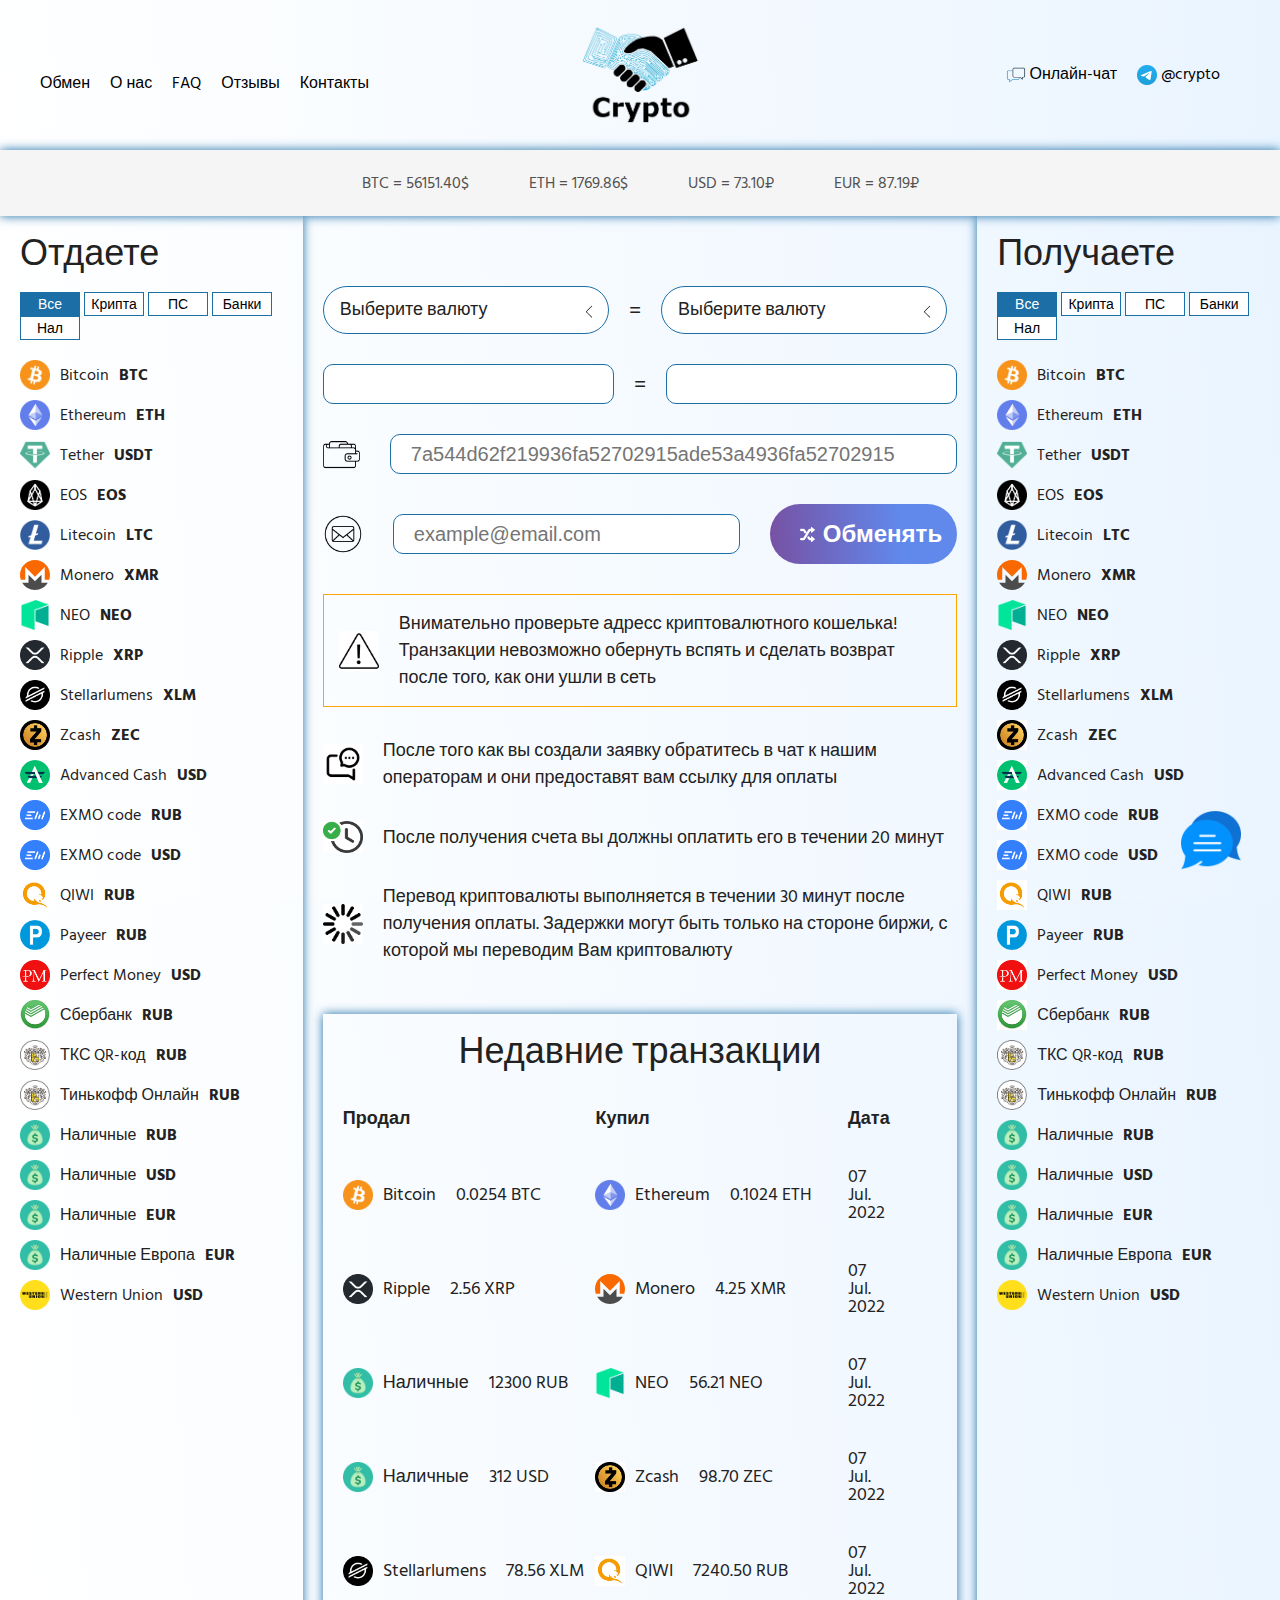
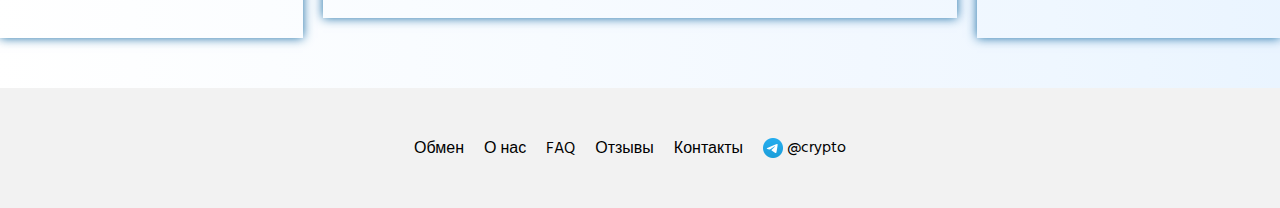
<file: index.html>
<!DOCTYPE html>
<html lang="en">
<head>
  <meta charset="UTF-8">
  <meta http-equiv="X-UA-Compatible" content="IE=edge">
  <meta name="viewport" content="width=device-width, initial-scale=1.0">
  <link rel="preconnect" href="https://fonts.googleapis.com">
<link rel="preconnect" href="https://fonts.gstatic.com" crossorigin>
<link href="https://fonts.googleapis.com/css2?family=Hind+Siliguri:wght@300;400;500;600;700&display=swap" rel="stylesheet"> 

  <link rel="stylesheet" href="./css/reset.css">
  <link rel="stylesheet" href="./css/styles.css">
  

  <title>Cryptocurrency</title>
</head>
<body>
  <!-- HEADER -->
  <header class="header">
    <div class="hamburger-menu">
      <input id="menu__toggle" type="checkbox" />
      <label class="menu__btn" for="menu__toggle">
        <span></span>
      </label>
      <ul class="nav">
        <li class="nav__item"><a href="/" class="nav__link">Обмен</a></li>
        <li class="nav__item"><a href="#" class="nav__link">О нас</a></li>
        <li class="nav__item"><a href="#" class="nav__link">FAQ</a></li>
        <li class="nav__item"><a href="./pages/responses.html"" class="nav__link">Отзывы</a></li>
        <li class="nav__item"><a href="#" class="nav__link">Контакты</a></li>
      </ul>
    </div>

    <div class="logo">
        <img src="./images/logo.png" alt="logo" class="logo">
    </div>

    <div class="contacts">
      <div class="contacts__item contacts__item-chat">
        <img src="./images/chat.ico" alt="chat" class="contacts__img">
        <a href="#" class="contacts__link">Онлайн-чат</a>
      </div>
      <div class="contacts__item">
        <img src="./images/telegram.png" alt="tg" class="contacts__img">
        <a href="#" class="contacts__link">@crypto</a>
      </div>
    </div>
  </header>

  <!-- CURRENCY LINE -->
  <ul class="currency-line">
    <li class="currency-line__text">BTC = 56151.40$</li>
    <li class="currency-line__text">ETH = 1769.86$</li>
    <li class="currency-line__text">USD = 73.10₽</li>
    <li class="currency-line__text">EUR = 87.19₽</li>
  </ul>

  <!-- CONTAINER -->
  <div class="container">
    <!-- CURRENCY -->
    <div class="currency">
      <h2 class="currency__title">Отдаете</h2>
      <div class="currency__filter">
        <button class="currency__button currency__button--pressed">Все</button>
        <button class="currency__button">Крипта</button>
        <button class="currency__button">ПС</button>
        <button class="currency__button">Банки</button>
        <button class="currency__button">Нал</button>
      </div>
      <div class="currency__list">
        <ul class="currency__line">
          <li class="currency__item">
            <img src="images/btc.ico" alt="btc" class="currency__icon">
            <p class="currency__text">Bitcoin</p>
            <p class="currency__code">BTC</p>
          </li>
          <li class="currency__item">
            <img src="images/eth.png" alt="eth" class="currency__icon">
            <p class="currency__text">Ethereum</p>
            <p class="currency__code">ETH</p>
          </li>
          <li class="currency__item">
            <img src="images/usdt.png" alt="usdt" class="currency__icon">
            <p class="currency__text">Tether</p>
            <p class="currency__code">USDT</p>
          </li>
          <li class="currency__item">
            <img src="images/eos.png" alt="eos" class="currency__icon">
            <p class="currency__text">EOS</p>
            <p class="currency__code">EOS</p>
          </li>
          <li class="currency__item">
            <img src="images/ltc.png" alt="ltc" class="currency__icon">
            <p class="currency__text">Litecoin</p>
            <p class="currency__code">LTC</p>
          </li>
          <li class="currency__item">
            <img src="images/xmr.svg" alt="xmr" class="currency__icon">
            <p class="currency__text">Monero</p>
            <p class="currency__code">XMR</p>
          </li>
        </ul>
        <ul class="currency__line">
          <li class="currency__item">
            <img src="images/neo.png" alt="neo" class="currency__icon">
            <p class="currency__text">NEO</p>
            <p class="currency__code">NEO</p>
          </li>
          <li class="currency__item">
            <img src="images/xrp.png" alt="xrp" class="currency__icon">
            <p class="currency__text">Ripple</p>
            <p class="currency__code">XRP</p>
          </li>
          <li class="currency__item">
            <img src="images/xlm.png" alt="xlm" class="currency__icon">
            <p class="currency__text">Stellarlumens</p>
            <p class="currency__code">XLM</p>
          </li>
          <li class="currency__item">
            <img src="images/zec.jpeg" alt="zec" class="currency__icon">
            <p class="currency__text">Zcash</p>
            <p class="currency__code">ZEC</p>
          </li>
          <li class="currency__item">
            <img src="images/ac.png" alt="ac" class="currency__icon">
            <p class="currency__text">Advanced Cash</p>
            <p class="currency__code">USD</p>
          </li>
          <li class="currency__item">
            <img src="images/exmo.png" alt="exmorub" class="currency__icon">
            <p class="currency__text">EXMO code</p>
            <p class="currency__code">RUB</p>
          </li>
        </ul>
        <ul class="currency__line">
          <li class="currency__item">
            <img src="images/exmo.png" alt="exmousd" class="currency__icon">
            <p class="currency__text">EXMO code</p>
            <p class="currency__code">USD</p>
          </li>
          <li class="currency__item">
            <img src="images/qiwi.png" alt="qiwi" class="currency__icon">
            <p class="currency__text">QIWI</p>
            <p class="currency__code">RUB</p>
          </li>
          <li class="currency__item">
            <img src="images/payeer.png" alt="payeer" class="currency__icon">
            <p class="currency__text">Payeer</p>
            <p class="currency__code">RUB</p>
          </li>
          <li class="currency__item">
            <img src="images/pm.png" alt="pm" class="currency__icon">
            <p class="currency__text">Perfect Money</p>
            <p class="currency__code">USD</p>
          </li>
          <li class="currency__item">
            <img src="images/sber.jpeg" alt="sber" class="currency__icon">
            <p class="currency__text">Сбербанк</p>
            <p class="currency__code">RUB</p>
          </li>
          <li class="currency__item">
            <img src="images/tinkoff.png" alt="tks" class="currency__icon">
            <p class="currency__text">ТКС QR-код</p>
            <p class="currency__code">RUB</p>
          </li>
        </ul>
        <ul class="currency__line">
          <li class="currency__item">
            <img src="images/tinkoff.png" alt="tinkoff" class="currency__icon">
            <p class="currency__text">Тинькофф Онлайн</p>
            <p class="currency__code">RUB</p>
          </li>
          <li class="currency__item">
            <img src="images/money.png" alt="mrub" class="currency__icon">
            <p class="currency__text">Наличные</p>
            <p class="currency__code">RUB</p>
          </li>
          <li class="currency__item">
            <img src="images/money.png" alt="musd" class="currency__icon">
            <p class="currency__text">Наличные</p>
            <p class="currency__code">USD</p>
          </li>
          <li class="currency__item">
            <img src="images/money.png" alt="meur" class="currency__icon">
            <p class="currency__text">Наличные</p>
            <p class="currency__code">EUR</p>
          </li>
          <li class="currency__item">
            <img src="images/money.png" alt="me" class="currency__icon">
            <p class="currency__text">Наличные Европа</p>
            <p class="currency__code">EUR</p>
          </li>
          <li class="currency__item">
            <img src="images/wu.png" alt="wu" class="currency__icon">
            <p class="currency__text">Western Union</p>
            <p class="currency__code">USD</p>
          </li>
        </ul>
      </div>
    </div>
  
    <!-- FORM -->
    <div class="form">
      <form action="#" class="form__form">
        <div class="form__convert">
          
<div class="custom-select">
  <div class="select-input" id="select-input-sell">
  </div>
  <summary class="radios">
    <input type="radio" name="item" id="default" title="Выберите валюту" checked>
    <input type="radio" name="item" id="item1-1" title="Bitcoin BTC">
    <input type="radio" name="item" id="item1-2" title="Ethereum ETH">
    <input type="radio" name="item" id="item1-3" title="Tether USDT">
    <input type="radio" name="item" id="item1-4" title="EOS EOS">
    <input type="radio" name="item" id="item1-5" title="Litecoin LTC">
    <input type="radio" name="item" id="item1-6" title="Monero XMR">
    <input type="radio" name="item" id="item1-7" title="NEO NEO">
    <input type="radio" name="item" id="item1-8" title="Ripple XRP">
    <input type="radio" name="item" id="item1-9" title="Stellarlumens XLM">
    <input type="radio" name="item" id="item1-10" title="Zcash ZEC">
    <input type="radio" name="item" id="item1-11" title="Advanced Cash USD">
    <input type="radio" name="item" id="item1-12" title="EXMO code RUB">
    <input type="radio" name="item" id="item1-13" title="EXMO code USD">
    <input type="radio" name="item" id="item1-14" title="QIWI RUB">
    <input type="radio" name="item" id="item1-15" title="Payeer RUB">
    <input type="radio" name="item" id="item1-16" title="Perfect Money USD">
    <input type="radio" name="item" id="item1-17" title="Сбербанк RUB">
    <input type="radio" name="item" id="item1-18" title="ТКС QR-код RUB">
    <input type="radio" name="item" id="item1-19" title="Тинькофф Онлайн RUB">
    <input type="radio" name="item" id="item1-20" title="Наличные RUB">
    <input type="radio" name="item" id="item1-21" title="Наличные USD">
    <input type="radio" name="item" id="item1-22" title="Наличные EUR">
    <input type="radio" name="item" id="item1-23" title="Наличные Европа EUR">
    <input type="radio" name="item" id="item1-24" title="Western Union USD">
  </summary>

  <ul class="list-close" id="list-left">
    <li>
      <label for="item1-1">
        <img src="images/btc.ico" alt="btc" class="currency__icon">
        <p class="currency__text">Bitcoin BTC</p>
        <span></span>
      </label>
    </li>
    <li>
      <label for="item1-2">
        <img src="images/eth.png" alt="eth" class="currency__icon">
        <p class="currency__text">Ethereum</p>
        <p class="currency__code">ETH</p></label>
    </li>
    <li>
      <label for="item1-3">
        <img src="images/usdt.png" alt="usdt" class="currency__icon">
            <p class="currency__text">Tether</p>
            <p class="currency__code">USDT</p>
      </label>
    </li>
    <li>
      <label for="item1-4">
        <img src="images/eos.png" alt="eos" class="currency__icon">
        <p class="currency__text">EOS</p>
        <p class="currency__code">EOS</p>
      </label>
    </li>
    <li>
      <label for="item1-5">
        <img src="images/ltc.png" alt="ltc" class="currency__icon">
        <p class="currency__text">Litecoin</p>
        <p class="currency__code">LTC</p>
      </label>
    </li>
    <li>
      <label for="item1-6">
        <img src="images/xmr.svg" alt="xmr" class="currency__icon">
            <p class="currency__text">Monero</p>
            <p class="currency__code">XMR</p>
      </label>
    </li>
    <li>
      <label for="item1-7">
        <img src="images/neo.png" alt="neo" class="currency__icon">
            <p class="currency__text">NEO</p>
            <p class="currency__code">NEO</p>
      </label>
    </li>
    <li>
      <label for="item1-8">
        <img src="images/xrp.png" alt="xrp" class="currency__icon">
            <p class="currency__text">Ripple</p>
            <p class="currency__code">XRP</p>
      </label>
    </li>
    <li>
      <label for="item1-9">
        <img src="images/xlm.png" alt="xlm" class="currency__icon">
            <p class="currency__text">Stellarlumens</p>
            <p class="currency__code">XLM</p>
      </label>
    </li>
    <li>
      <label for="item1-10">
        <img src="images/zec.jpeg" alt="zec" class="currency__icon">
            <p class="currency__text">Zcash</p>
            <p class="currency__code">ZEC</p>
      </label>
    </li>
    <li>
      <label for="item1-11">
        <img src="images/ac.png" alt="ac" class="currency__icon">
            <p class="currency__text">Advanced Cash</p>
            <p class="currency__code">USD</p>
      </label>
    </li>
    <li>
      <label for="item1-12">
        <img src="images/exmo.png" alt="exmorub" class="currency__icon">
            <p class="currency__text">EXMO code</p>
            <p class="currency__code">RUB</p>
      </label>
    </li>
    <li>
      <label for="item1-13">
        <img src="images/exmo.png" alt="exmousd" class="currency__icon">
            <p class="currency__text">EXMO code</p>
            <p class="currency__code">USD</p>
      </label>
    </li>
    <li>
      <label for="item1-14">
        <img src="images/qiwi.png" alt="qiwi" class="currency__icon">
            <p class="currency__text">QIWI</p>
            <p class="currency__code">RUB</p>
      </label>
    </li>
    <li>
      <label for="item1-15">
        <img src="images/payeer.png" alt="payeer" class="currency__icon">
            <p class="currency__text">Payeer</p>
            <p class="currency__code">RUB</p>
      </label>
    </li>
    <li>
      <label for="item1-16">
        <img src="images/pm.png" alt="pm" class="currency__icon">
            <p class="currency__text">Perfect Money</p>
            <p class="currency__code">USD</p>
      </label>
    </li>
    <li>
      <label for="item1-17">
        <img src="images/sber.jpeg" alt="sber" class="currency__icon">
            <p class="currency__text">Сбербанк</p>
            <p class="currency__code">RUB</p>
      </label>
    </li>
    <li>
      <label for="item1-18">
        <img src="images/tinkoff.png" alt="tks" class="currency__icon">
            <p class="currency__text">ТКС QR-код</p>
            <p class="currency__code">RUB</p>
      </label>
    </li>
    <li>
      <label for="item1-19">
        <img src="images/tinkoff.png" alt="tinkoff" class="currency__icon">
            <p class="currency__text">Тинькофф Онлайн</p>
            <p class="currency__code">RUB</p>
      </label>
    </li>
    <li>
      <label for="item1-20">
        <img src="images/money.png" alt="mrub" class="currency__icon">
            <p class="currency__text">Наличные</p>
            <p class="currency__code">RUB</p>
      </label>
    </li>
    <li>
      <label for="item1-21">
        <img src="images/money.png" alt="musd" class="currency__icon">
            <p class="currency__text">Наличные</p>
            <p class="currency__code">USD</p>
      </label>
    </li>
    <li>
      <label for="item1-22">
        <img src="images/money.png" alt="meur" class="currency__icon">
            <p class="currency__text">Наличные</p>
            <p class="currency__code">EUR</p>
      </label>
    </li>
    <li>
      <label for="item1-23">
        <img src="images/money.png" alt="me" class="currency__icon">
            <p class="currency__text">Наличные Европа</p>
            <p class="currency__code">EUR</p>
      </label>
    </li>
    <li>
      <label for="item1-24">
        <img src="images/wu.png" alt="wu" class="currency__icon">
            <p class="currency__text">Western Union</p>
            <p class="currency__code">USD</p>
      </label>
    </li>
  </ul>
</div>
<p class="form__equel">=</p>
<div class="custom-select">
  <div class="select-input" id="select-input-buy">
  </div>
  <summary class="radios">
    <input type="radio" name="item2" id="default2" title="Выберите валюту" checked>
    <input type="radio" name="item2" id="item2-1" title="Bitcoin BTC">
    <input type="radio" name="item2" id="item2-2" title="Ethereum ETH">
    <input type="radio" name="item2" id="item2-3" title="Tether USDT">
    <input type="radio" name="item2" id="item2-4" title="EOS EOS">
    <input type="radio" name="item2" id="item2-5" title="Litecoin LTC">
    <input type="radio" name="item2" id="item2-6" title="Monero XMR">
    <input type="radio" name="item2" id="item2-7" title="NEO NEO">
    <input type="radio" name="item2" id="item2-8" title="Ripple XRP">
    <input type="radio" name="item2" id="item2-9" title="Stellarlumens XLM">
    <input type="radio" name="item2" id="item2-10" title="Zcash ZEC">
    <input type="radio" name="item2" id="item2-11" title="Advanced Cash USD">
    <input type="radio" name="item2" id="item2-12" title="EXMO code RUB">
    <input type="radio" name="item2" id="item2-13" title="EXMO code USD">
    <input type="radio" name="item2" id="item2-14" title="QIWI RUB">
    <input type="radio" name="item2" id="item2-15" title="Payeer RUB">
    <input type="radio" name="item2" id="item2-16" title="Perfect Money USD">
    <input type="radio" name="item2" id="item2-17" title="Сбербанк RUB">
    <input type="radio" name="item2" id="item2-18" title="ТКС QR-код RUB">
    <input type="radio" name="item2" id="item2-19" title="Тинькофф Онлайн RUB">
    <input type="radio" name="item2" id="item2-20" title="Наличные RUB">
    <input type="radio" name="item2" id="item2-21" title="Наличные USD">
    <input type="radio" name="item2" id="item2-22" title="Наличные EUR">
    <input type="radio" name="item2" id="item2-23" title="Наличные Европа EUR">
    <input type="radio" name="item2" id="item2-24" title="Western Union USD">

  </summary>
  <ul class="list-close" id="list-right">
    <li>
      <label for="item2-1">
        <img src="images/btc.ico" alt="btc" class="currency__icon">
        <p class="currency__text">Bitcoin BTC</p>
      </label>
    </li>
    <li>
      <label for="item2-2">
        <img src="images/eth.png" alt="eth" class="currency__icon">
        <p class="currency__text">Ethereum</p>
        <p class="currency__code">ETH</p></label>
    </li>
    <li>
      <label for="item2-3">
        <img src="images/usdt.png" alt="usdt" class="currency__icon">
            <p class="currency__text">Tether</p>
            <p class="currency__code">USDT</p>
      </label>
    </li>
    <li>
      <label for="item2-4">
        <img src="images/eos.png" alt="eos" class="currency__icon">
        <p class="currency__text">EOS</p>
        <p class="currency__code">EOS</p>
      </label>
    </li>
    <li>
      <label for="item2-5">
        <img src="images/ltc.png" alt="ltc" class="currency__icon">
        <p class="currency__text">Litecoin</p>
        <p class="currency__code">LTC</p>
      </label>
    </li>
    <li>
      <label for="item2-6">
        <img src="images/xmr.svg" alt="xmr" class="currency__icon">
            <p class="currency__text">Monero</p>
            <p class="currency__code">XMR</p>
      </label>
    </li>
    <li>
      <label for="item2-7">
        <img src="images/neo.png" alt="neo" class="currency__icon">
            <p class="currency__text">NEO</p>
            <p class="currency__code">NEO</p>
      </label>
    </li>
    <li>
      <label for="item2-8">
        <img src="images/xrp.png" alt="xrp" class="currency__icon">
            <p class="currency__text">Ripple</p>
            <p class="currency__code">XRP</p>
      </label>
    </li>
    <li>
      <label for="item2-9">
        <img src="images/xlm.png" alt="xlm" class="currency__icon">
            <p class="currency__text">Stellarlumens</p>
            <p class="currency__code">XLM</p>
      </label>
    </li>
    <li>
      <label for="item2-10">
        <img src="images/zec.jpeg" alt="zec" class="currency__icon">
            <p class="currency__text">Zcash</p>
            <p class="currency__code">ZEC</p>
      </label>
    </li>
    <li>
      <label for="item2-11">
        <img src="images/ac.png" alt="ac" class="currency__icon">
            <p class="currency__text">Advanced Cash</p>
            <p class="currency__code">USD</p>
      </label>
    </li>
    <li>
      <label for="item2-12">
        <img src="images/exmo.png" alt="exmorub" class="currency__icon">
            <p class="currency__text">EXMO code</p>
            <p class="currency__code">RUB</p>
      </label>
    </li>
    <li>
      <label for="item2-13">
        <img src="images/exmo.png" alt="exmousd" class="currency__icon">
            <p class="currency__text">EXMO code</p>
            <p class="currency__code">USD</p>
      </label>
    </li>
    <li>
      <label for="item2-14">
        <img src="images/qiwi.png" alt="qiwi" class="currency__icon">
            <p class="currency__text">QIWI</p>
            <p class="currency__code">RUB</p>
      </label>
    </li>
    <li>
      <label for="item2-15">
        <img src="images/payeer.png" alt="payeer" class="currency__icon">
            <p class="currency__text">Payeer</p>
            <p class="currency__code">RUB</p>
      </label>
    </li>
    <li>
      <label for="item2-16">
        <img src="images/pm.png" alt="pm" class="currency__icon">
            <p class="currency__text">Perfect Money</p>
            <p class="currency__code">USD</p>
      </label>
    </li>
    <li>
      <label for="item2-17">
        <img src="images/sber.jpeg" alt="sber" class="currency__icon">
            <p class="currency__text">Сбербанк</p>
            <p class="currency__code">RUB</p>
      </label>
    </li>
    <li>
      <label for="item2-18">
        <img src="images/tinkoff.png" alt="tks" class="currency__icon">
            <p class="currency__text">ТКС QR-код</p>
            <p class="currency__code">RUB</p>
      </label>
    </li>
    <li>
      <label for="item2-19">
        <img src="images/tinkoff.png" alt="tinkoff" class="currency__icon">
            <p class="currency__text">Тинькофф Онлайн</p>
            <p class="currency__code">RUB</p>
      </label>
    </li>
    <li>
      <label for="item2-20">
        <img src="images/money.png" alt="mrub" class="currency__icon">
            <p class="currency__text">Наличные</p>
            <p class="currency__code">RUB</p>
      </label>
    </li>
    <li>
      <label for="item2-21">
        <img src="images/money.png" alt="musd" class="currency__icon">
            <p class="currency__text">Наличные</p>
            <p class="currency__code">USD</p>
      </label>
    </li>
    <li>
      <label for="item2-22">
        <img src="images/money.png" alt="meur" class="currency__icon">
            <p class="currency__text">Наличные</p>
            <p class="currency__code">EUR</p>
      </label>
    </li>
    <li>
      <label for="item2-23">
        <img src="images/money.png" alt="me" class="currency__icon">
            <p class="currency__text">Наличные Европа</p>
            <p class="currency__code">EUR</p>
      </label>
    </li>
    <li>
      <label for="item2-24">
        <img src="images/wu.png" alt="wu" class="currency__icon">
            <p class="currency__text">Western Union</p>
            <p class="currency__code">USD</p>
      </label>
    </li>
  </ul>
</div>




          <!-- <div class="select">
            <select name="buy" id="buy">
              <option value="Bitcoin BTC">Bitcoin BTC</option>
              <option value="Ethereum ETH">Ethereum ETH</option>
              <option value="Tether USDT">Tether USDT</option>
              <option value="EOS EOS">EOS EOS</option>
              <option value="Litecoin LTC">Litecoin LTC</option>
              <option value="Monero XMR">Monero XMR</option>
              <option value="NEO NEO">NEO NEO</option>
              <option value="Ripple XRP">Ripple XRP</option>
              <option value="Stellarlumens XLM">Stellarlumens XLM</option>
              <option value="Zcash ZEC">Zcash ZEC</option>
              <option value="Advanced Cash USD">Advanced Cash USD</option>
              <option value="EXMO code RUB">EXMO code RUB</option>
              <option value="EXMO code USD">EXMO code USD</option>
              <option value="QIWI RUB">QIWI RUB</option>
              <option value="Payyer RUB">Payyer RUB</option>
              <option value="Perfect Money USD">Perfect Money USD</option>
              <option value="Сбербанк RUB">Сбербанк RUB</option>
              <option value="ТКС QR-код RUB">ТКС QR-код RUB</option>
              <option value="Тинькофф Онлайн RUB">Тинькофф Онлайн RUB</option>
              <option value="Наличные RUB">Наличные RUB</option>
              <option value="Наличные USD">Наличные USD</option>
              <option value="Наличные EUR">Наличные EUR</option>
              <option value="Наличные Европа EUR">Наличные Европа EUR</option>
              <option value="Western Union USD">Western Union USD</option>
            </select>
          </div>
          <p class="form__equel">=</p>
          <div class="select">
            <select name="sell" id="sell">
              <option value="Bitcoin BTC">Bitcoin BTC</option>
              <option value="Ethereum ETH">Ethereum ETH</option>
              <option value="Tether USDT">Tether USDT</option>
              <option value="EOS EOS">EOS EOS</option>
              <option value="Litecoin LTC">Litecoin LTC</option>
              <option value="Monero XMR">Monero XMR</option>
              <option value="NEO NEO">NEO NEO</option>
              <option value="Ripple XRP">Ripple XRP</option>
              <option value="Stellarlumens XLM">Stellarlumens XLM</option>
              <option value="Zcash ZEC">Zcash ZEC</option>
              <option value="Advanced Cash USD">Advanced Cash USD</option>
              <option value="EXMO code RUB">EXMO code RUB</option>
              <option value="EXMO code USD">EXMO code USD</option>
              <option value="QIWI RUB">QIWI RUB</option>
              <option value="Payyer RUB">Payyer RUB</option>
              <option value="Perfect Money USD">Perfect Money USD</option>
              <option value="Сбербанк RUB">Сбербанк RUB</option>
              <option value="ТКС QR-код RUB">ТКС QR-код RUB</option>
              <option value="Тинькофф Онлайн RUB">Тинькофф Онлайн RUB</option>
              <option value="Наличные RUB">Наличные RUB</option>
              <option value="Наличные USD">Наличные USD</option>
              <option value="Наличные EUR">Наличные EUR</option>
              <option value="Наличные Европа EUR">Наличные Европа EUR</option>
              <option value="Western Union USD">Western Union USD</option>
            </select>
          </div> -->
        
        </div>

        <div class="form__money">
          <input type="text" class="form__money-input">
          <p class="form__equel">=</p>
          <input type="text" class="form__money-input">
        </div>
  
        <div class="form__card">
          <img src="images/wallet.webp" alt="card" class="form__card-icon">
          <input type="text" class="form__card-input" placeholder="7a544d62f219936fa52702915ade53a4936fa52702915">
        </div>
  
        <div class="form__email">
          <img src="images/email.png" alt="email" class="form__email-icon">
          <input type="email" class="form__email-input" placeholder="example@email.com">
          <button class="form__send">
            <img src="./images/change.png" alt="send" class="form__send-img">
            <p class="form__send-text">Обменять</p>
          </button>
        </div>
      </form>
  
      <div class="form__caution">
        <img src="images/caution.png" alt="caution" class="form__caution-img">
        <p class="form__caution-text">Внимательно проверьте адресс криптовалютного кошелька! Транзакции невозможно обернуть вспять и сделать возврат после того, как они ушли в сеть</p>
      </div>
  
      <div class="form__message">
        <img src="images/message.png" alt="message" class="form__message-img">
        <p class="form__message-text">После того как вы создали заявку обратитесь в чат к нашим операторам и они предоставят вам ссылку для оплаты</p>
      </div>
  
      <div class="form__wait">
        <img src="images/wait.png" alt="wait" class="form__wait-img">
        <p class="form__wait-text">После получения счета вы должны оплатить его в течении 20 минут</p>
      </div>
  
      <div class="form__info">
        <img src="images/loading.png" alt="info" class="form__info-img">
        <p class="form__info-text">Перевод криптовалюты выполняется в течении 30 минут после получения оплаты. Задержки могут быть только на стороне биржи, с которой мы переводим Вам криптовалюту</p>
      </div>

            <!-- TRANSACTIONS -->
            <div class="transaction">
              <h2 class="transaction__title">Недавние транзакции</h2>
                <table class="transaction__line">
                  <tr class="transaction__item transaction__item--header">
                    <td class="transaction__info-buy">
                      <p class="transaction__text">Продал</p>
                    </td>
                    <td class="transaction__info-sell">
                      <p class="transaction__text">Купил</p>
                    </td>
                    <td class="transaction__date">Дата</td>
                    <td class="transaction__state">Состояние</td>
                  </tr>
                  <tr class="transaction__item">
                    <td class="transaction__info-buy">
                      <img src="images/btc.ico" alt="btc" class="currency__icon">
                      <p class="transaction__text">Bitcoin</p>
                      <p class="transaction__money">0.0254 BTC</p>
                    </td>
                    <td class="transaction__info-sell">
                      <img src="images/eth.png" alt="eth" class="currency__icon">
                      <p class="transaction__text">Ethereum</p>
                      <p class="transaction__money">0.1024 ETH</p>
                    </td>
                    <td class="transaction__date">07 Jul. 2022</td>
                    <td class="transaction__state transaction__state--pending">Ожидается</td>
                  </tr>
                  <tr class="transaction__item">
                    <td class="transaction__info-buy">
                      <img src="images/xrp.png" alt="xrp" class="currency__icon">
                      <p class="transaction__text">Ripple</p>
                      <p class="transaction__money">2.56 XRP</p>
                    </td>
                    <td class="transaction__info-sell">
                      <img src="images/xmr.svg" alt="xmr" class="currency__icon">
                      <p class="transaction__text">Monero</p>
                      <p class="transaction__money">4.25 XMR</p>
                    </td>
                    <td class="transaction__date">07 Jul. 2022</td>
                    <td class="transaction__state transaction__state--done">Успешно</td>
                  </tr>
                  <tr class="transaction__item">
                    <td class="transaction__info-buy">
                      <img src="images/money.png" alt="money" class="currency__icon">
                      <p class="transaction__text">Наличные</p>
                      <p class="transaction__money">12300 RUB</p>
                    </td>
                    <td class="transaction__info-sell">
                      <img src="images/neo.png" alt="neo" class="currency__icon">
                      <p class="transaction__text">NEO</p>
                      <p class="transaction__money">56.21 NEO</p>
                    </td>
                    <td class="transaction__date">07 Jul. 2022</td>
                    <td class="transaction__state transaction__state--fail">Отказано</td>
                  </tr>
                  <tr class="transaction__item">
                    <td class="transaction__info-buy">
                      <img src="images/money.png" alt="money" class="currency__icon">
                      <p class="transaction__text">Наличные</p>
                      <p class="transaction__money">312 USD</p>
                    </td>
                    <td class="transaction__info-sell">
                      <img src="images/zec.jpeg" alt="zec" class="currency__icon">
                      <p class="transaction__text">Zcash</p>
                      <p class="transaction__money">98.70 ZEC</p>
                    </td>
                    <td class="transaction__date">07 Jul. 2022</td>
                    <td class="transaction__state transaction__state--done">Успешно</td>
                  </tr>
                  <tr class="transaction__item">
                    <td class="transaction__info-buy">
                      <img src="images/xlm.png" alt="xlm" class="currency__icon">
                      <p class="transaction__text">Stellarlumens</p>
                      <p class="transaction__money">78.56 XLM</p>
                    </td>
                    <td class="transaction__info-sell">
                      <img src="images/qiwi.png" alt="qiwi" class="currency__icon">
                      <p class="transaction__text">QIWI</p>
                      <p class="transaction__money">7240.50 RUB</p>
                    </td>
                    <td class="transaction__date">07 Jul. 2022</td>
                    <td class="transaction__state transaction__state--done">Успешно</td>
                  </tr>
                </table>
            </div>
    </div>


    <div class="currency">
      <h2 class="currency__title">Получаете</h2>
      <div class="currency__filter">
        <button class="currency__button currency__button--pressed">Все</button>
        <button class="currency__button">Крипта</button>
        <button class="currency__button">ПС</button>
        <button class="currency__button">Банки</button>
        <button class="currency__button">Нал</button>
      </div>
      <div class="currency__list">
        <ul class="currency__line">
          <li class="currency__item">
            <img src="images/btc.ico" alt="btc" class="currency__icon">
            <p class="currency__text">Bitcoin</p>
            <p class="currency__code">BTC</p>
          </li>
          <li class="currency__item">
            <img src="images/eth.png" alt="eth" class="currency__icon">
            <p class="currency__text">Ethereum</p>
            <p class="currency__code">ETH</p>
          </li>
          <li class="currency__item">
            <img src="images/usdt.png" alt="usdt" class="currency__icon">
            <p class="currency__text">Tether</p>
            <p class="currency__code">USDT</p>
          </li>
          <li class="currency__item">
            <img src="images/eos.png" alt="eos" class="currency__icon">
            <p class="currency__text">EOS</p>
            <p class="currency__code">EOS</p>
          </li>
          <li class="currency__item">
            <img src="images/ltc.png" alt="ltc" class="currency__icon">
            <p class="currency__text">Litecoin</p>
            <p class="currency__code">LTC</p>
          </li>
          <li class="currency__item">
            <img src="images/xmr.svg" alt="xmr" class="currency__icon">
            <p class="currency__text">Monero</p>
            <p class="currency__code">XMR</p>
          </li>
        </ul>
        <ul class="currency__line">
          <li class="currency__item">
            <img src="images/neo.png" alt="neo" class="currency__icon">
            <p class="currency__text">NEO</p>
            <p class="currency__code">NEO</p>
          </li>
          <li class="currency__item">
            <img src="images/xrp.png" alt="xrp" class="currency__icon">
            <p class="currency__text">Ripple</p>
            <p class="currency__code">XRP</p>
          </li>
          <li class="currency__item">
            <img src="images/xlm.png" alt="xlm" class="currency__icon">
            <p class="currency__text">Stellarlumens</p>
            <p class="currency__code">XLM</p>
          </li>
          <li class="currency__item">
            <img src="images/zec.jpeg" alt="zec" class="currency__icon">
            <p class="currency__text">Zcash</p>
            <p class="currency__code">ZEC</p>
          </li>
          <li class="currency__item">
            <img src="images/ac.png" alt="ac" class="currency__icon">
            <p class="currency__text">Advanced Cash</p>
            <p class="currency__code">USD</p>
          </li>
          <li class="currency__item">
            <img src="images/exmo.png" alt="exmorub" class="currency__icon">
            <p class="currency__text">EXMO code</p>
            <p class="currency__code">RUB</p>
          </li>
        </ul>
        <ul class="currency__line">
          <li class="currency__item">
            <img src="images/exmo.png" alt="exmousd" class="currency__icon">
            <p class="currency__text">EXMO code</p>
            <p class="currency__code">USD</p>
          </li>
          <li class="currency__item">
            <img src="images/qiwi.png" alt="qiwi" class="currency__icon">
            <p class="currency__text">QIWI</p>
            <p class="currency__code">RUB</p>
          </li>
          <li class="currency__item">
            <img src="images/payeer.png" alt="payeer" class="currency__icon">
            <p class="currency__text">Payeer</p>
            <p class="currency__code">RUB</p>
          </li>
          <li class="currency__item">
            <img src="images/pm.png" alt="pm" class="currency__icon">
            <p class="currency__text">Perfect Money</p>
            <p class="currency__code">USD</p>
          </li>
          <li class="currency__item">
            <img src="images/sber.jpeg" alt="sber" class="currency__icon">
            <p class="currency__text">Сбербанк</p>
            <p class="currency__code">RUB</p>
          </li>
          <li class="currency__item">
            <img src="images/tinkoff.png" alt="tks" class="currency__icon">
            <p class="currency__text">ТКС QR-код</p>
            <p class="currency__code">RUB</p>
          </li>
        </ul>
        <ul class="currency__line">
          <li class="currency__item">
            <img src="images/tinkoff.png" alt="tinkoff" class="currency__icon">
            <p class="currency__text">Тинькофф Онлайн</p>
            <p class="currency__code">RUB</p>
          </li>
          <li class="currency__item">
            <img src="images/money.png" alt="mrub" class="currency__icon">
            <p class="currency__text">Наличные</p>
            <p class="currency__code">RUB</p>
          </li>
          <li class="currency__item">
            <img src="images/money.png" alt="musd" class="currency__icon">
            <p class="currency__text">Наличные</p>
            <p class="currency__code">USD</p>
          </li>
          <li class="currency__item">
            <img src="images/money.png" alt="meur" class="currency__icon">
            <p class="currency__text">Наличные</p>
            <p class="currency__code">EUR</p>
          </li>
          <li class="currency__item">
            <img src="images/money.png" alt="me" class="currency__icon">
            <p class="currency__text">Наличные Европа</p>
            <p class="currency__code">EUR</p>
          </li>
          <li class="currency__item">
            <img src="images/wu.png" alt="wu" class="currency__icon">
            <p class="currency__text">Western Union</p>
            <p class="currency__code">USD</p>
          </li>
        </ul>
      </div>
    </div>
  </div>

  <footer class="footer">
    <ul class="nav1">
      <div class="footer__container">
        <li class="nav1__item"><a href="#" class="nav1__link">Обмен</a></li>
        <li class="nav1__item"><a href="#" class="nav1__link">О нас</a></li>
        <li class="nav1__item"><a href="#" class="nav1__link">FAQ</a></li>
      </div>
      <div class="footer__container">
        <li class="nav1__item"><a href="#" class="nav1__link">Отзывы</a></li>
        <li class="nav1__item"><a href="#" class="nav1__link">Контакты</a></li>
      </div>
      <li class="nav1__item">
        <img src="./images/telegram.png" alt="tg" class="contacts__img">
        <a href="#" class="contacts__link nav1__link">@crypto</a>
      </li>
    </ul> 
    
    <div class="chat">
      <img src="./images//chat-icon.png" alt="chat" class="chat__img">
    </div>
  </footer>

  <script src="./js/index.js"></script>
</body>
</html>
</file>
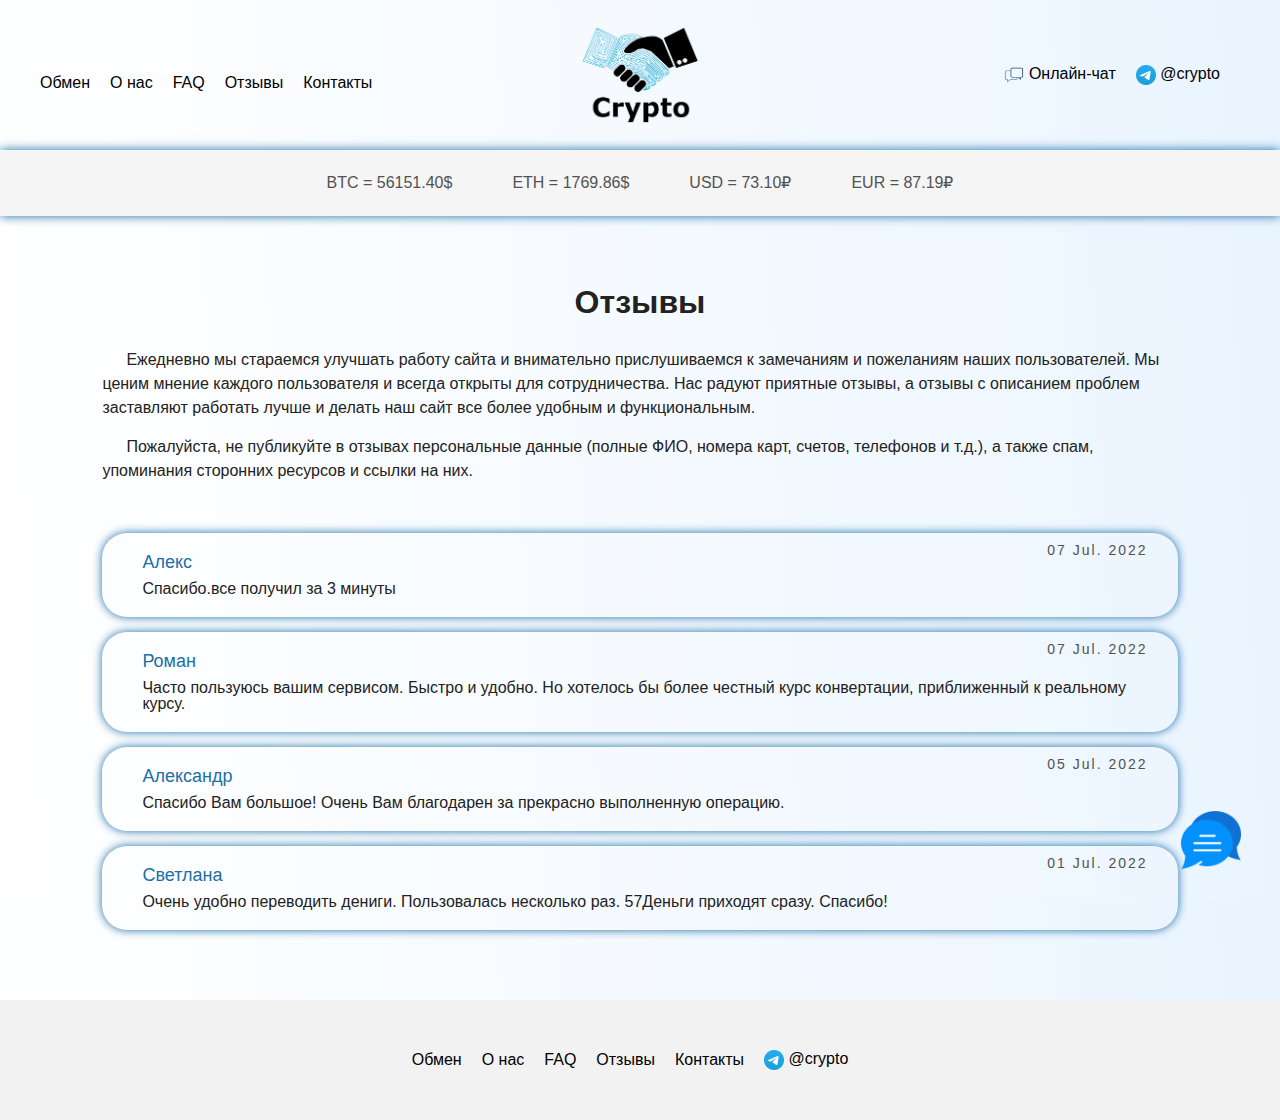
<file: pages/responses.html>
<!DOCTYPE html>
<html lang="en">
<head>
  <meta charset="UTF-8">
  <meta http-equiv="X-UA-Compatible" content="IE=edge">
  <meta name="viewport" content="width=device-width, initial-scale=1.0">

  <link rel="stylesheet" href="../css/reset.css">
  <link rel="stylesheet" href="../css/styles.css">

  <title>Crypto</title>
</head>
<body>
    <!-- HEADER -->
    <header class="header">
      <div class="hamburger-menu">
        <input id="menu__toggle" type="checkbox" />
        <label class="menu__btn" for="menu__toggle">
          <span></span>
        </label>
        <ul class="nav">
          <li class="nav__item"><a href="/" class="nav__link">Обмен</a></li>
          <li class="nav__item"><a href="#" class="nav__link">О нас</a></li>
          <li class="nav__item"><a href="#" class="nav__link">FAQ</a></li>
          <li class="nav__item"><a href="./pages/responses.html"" class="nav__link">Отзывы</a></li>
          <li class="nav__item"><a href="#" class="nav__link">Контакты</a></li>
        </ul>
      </div>
  
      <div class="logo">
          <img src="../images/logo.png" alt="logo" class="logo">
      </div>
  
      <div class="contacts">
        <div class="contacts__item contacts__item-chat">
          <img src="../images/chat.ico" alt="chat" class="contacts__img">
          <a href="#" class="contacts__link">Онлайн-чат</a>
        </div>
        <div class="contacts__item">
          <img src="../images/telegram.png" alt="tg" class="contacts__img">
          <a href="#" class="contacts__link">@crypto</a>
        </div>
      </div>
    </header>
  
    <!-- CURRENCY LINE -->
    <ul class="currency-line">
      <li class="currency-line__text">BTC = 56151.40$</li>
      <li class="currency-line__text">ETH = 1769.86$</li>
      <li class="currency-line__text">USD = 73.10₽</li>
      <li class="currency-line__text">EUR = 87.19₽</li>
    </ul>

    <div class="responses">
      <h2 class="responses__title">Отзывы</h2>
      <p class="responses__info">Ежедневно мы стараемся улучшать работу сайта и внимательно прислушиваемся к замечаниям и пожеланиям наших пользователей. Мы ценим мнение каждого пользователя и всегда открыты для сотрудничества. Нас радуют приятные отзывы, а отзывы с описанием проблем заставляют работать лучше и делать наш сайт все более удобным и функциональным.</p>
      <p class="responses__info">Пожалуйста, не публикуйте в отзывах персональные данные (полные ФИО, номера карт, счетов, телефонов и т.д.), а также спам, упоминания сторонних ресурсов и ссылки на них.</p>
      <ul class="responses__list">
        <li class="responses__item">
          <h3 class="responses__name">Алекс</h3>
          <p class="responses__text">Спасибо.все получил за 3 минуты</p>
          <p class="responses__date">07 Jul. 2022</p>
        </li>
        <li class="responses__item">
          <h3 class="responses__name">Роман</h3>
          <p class="responses__text">Часто пользуюсь вашим сервисом. Быстро и удобно. Но хотелось бы более честный курс конвертации, приближенный к реальному курсу.</p>
          <p class="responses__date">07 Jul. 2022</p>
        </li>
        <li class="responses__item">
          <h3 class="responses__name">Александр</h3>
          <p class="responses__text">Спасибо Вам большое! Очень Вам благодарен за прекрасно выполненную операцию.</p>
          <p class="responses__date">05 Jul. 2022</p>
        </li>
        <li class="responses__item">
          <h3 class="responses__name">Светлана </h3>
          <p class="responses__text">Очень удобно переводить дениги. Пользовалась несколько раз. 57Деньги приходят сразу. Спасибо! </p>
          <p class="responses__date">01 Jul. 2022</p>
        </li>
      </ul>
    </div>

    
</body>

<footer class="footer">
  <ul class="nav1">
    <div class="footer__container">
      <li class="nav1__item"><a href="#" class="nav1__link">Обмен</a></li>
      <li class="nav1__item"><a href="#" class="nav1__link">О нас</a></li>
      <li class="nav1__item"><a href="#" class="nav1__link">FAQ</a></li>
    </div>
    <div class="footer__container">
      <li class="nav1__item"><a href="#" class="nav1__link">Отзывы</a></li>
      <li class="nav1__item"><a href="#" class="nav1__link">Контакты</a></li>
    </div>
    <li class="nav1__item">
      <img src="../images/telegram.png" alt="tg" class="contacts__img">
      <a href="#" class="contacts__link nav1__link">@crypto</a>
    </li>
  </ul> 
  
  <div class="chat">
    <img src="../images//chat-icon.png" alt="chat" class="chat__img">
  </div>
</footer>
</html>
</file>
<file: css/styles.css>
* {
  padding: 0;
  margin: 0;
  border: 0;
  outline: none;
  -webkit-box-sizing: border-box;
          box-sizing: border-box;
}

img {
  max-width: 100%;
  height: auto;
}

html {
  height: 100%;
  scroll-behavior: smooth;
  font-family: 'Hind Siliguri', sans-serif;
  font-size: 16px;
}

body, html {
  min-height: 100%;
  width: 100%;
}

.clear::after, .clear::before {
  content: " ";
  display: table;
}

.clear::after {
  clear: both;
}

body {
  background: white;
  position: relative;
  background: linear-gradient(87deg, white 0%, #f7fbff 42%, #f2f8ff 66%, #eff7ff 80%, #e9f4ff 100%);
}

a {
  text-decoration: none;
  color: #000;
}

header {
  display: -webkit-box;
  display: -ms-flexbox;
  display: flex;
  -webkit-box-align: center;
      -ms-flex-align: center;
          align-items: center;
  -webkit-box-pack: justify;
      -ms-flex-pack: justify;
          justify-content: space-between;
  padding: 30px 70px;
  height: 150px;
}

@media (max-width: 1350px) {
  header {
    padding: 30px 40px;
  }
}

@media (max-width: 1080px) {
  header {
    padding: 30px 20px;
    height: 100px;
    font-size: 14px;
  }
}

.logo {
  display: -webkit-box;
  display: -ms-flexbox;
  display: flex;
  width: 120px;
  -webkit-transition: .3s;
  transition: .3s;
  position: absolute;
  left: calc(50% - 60px);
  top: 12px;
}

@media (max-width: 1080px) {
  .logo {
    width: 90px;
    left: calc(50% - 45px);
    top: 4px;
  }
}

.contacts {
  display: -webkit-box;
  display: -ms-flexbox;
  display: flex;
}

.contacts__item {
  margin-right: 20px;
}

@media (max-width: 500px) {
  .contacts__item {
    margin-right: 5px;
  }
}

@media (max-width: 730px) {
  .contacts__item-chat {
    visibility: hidden;
  }
}

.contacts__link {
  -webkit-transition: .3s;
  transition: .3s;
}

.contacts__link:hover {
  color: #1C6FA6;
  border-bottom: 1px solid #1C6FA6;
}

.contacts__img {
  width: 20px;
}

.currency-line {
  display: -webkit-box;
  display: -ms-flexbox;
  display: flex;
  -webkit-box-align: center;
      -ms-flex-align: center;
          align-items: center;
  -webkit-box-pack: center;
      -ms-flex-pack: center;
          justify-content: center;
  background-color: #f5f5f5;
  -webkit-box-shadow: 0px 0px 10px #1C6FA6;
          box-shadow: 0px 0px 10px #1C6FA6;
  position: relative;
}

.currency-line__text {
  margin: 25px 30px 25px;
  color: #525252;
}

@media (max-width: 1080px) {
  .currency-line__text {
    font-size: 14px;
  }
}

@media (max-width: 700px) {
  .currency-line__text {
    margin: 10px 9px;
  }
}

@media (max-width: 480px) {
  .currency-line__text {
    margin: 10px 9px;
    font-size: 10px;
  }
}

.container {
  display: -webkit-box;
  display: -ms-flexbox;
  display: flex;
  -webkit-box-pack: justify;
      -ms-flex-pack: justify;
          justify-content: space-between;
}

@media (max-width: 980px) {
  .container {
    -webkit-box-orient: vertical;
    -webkit-box-direction: normal;
        -ms-flex-direction: column;
            flex-direction: column;
    -webkit-box-align: center;
        -ms-flex-align: center;
            align-items: center;
  }
}

.currency {
  width: 450px;
  padding: 30px 0 0 100px;
  -webkit-box-shadow: 0px 0px 10px #1C6FA6;
          box-shadow: 0px 0px 10px #1C6FA6;
}

@media (max-width: 1730px) {
  .currency {
    padding: 20px 0 0 20px;
    width: 350px;
  }
}

@media (max-width: 1080px) {
  .currency {
    padding: 20px 0 0 20px;
    width: 350px;
    font-size: 14px;
  }
}

@media (max-width: 980px) {
  .currency {
    display: none;
    -webkit-box-orient: vertical;
    -webkit-box-direction: normal;
        -ms-flex-direction: column;
            flex-direction: column;
    -webkit-box-align: center;
        -ms-flex-align: center;
            align-items: center;
    width: 100%;
    padding: 20px;
  }
}

.currency__title {
  font-size: 36px;
}

.currency__filter {
  margin: 20px 0;
}

.currency__item {
  display: -webkit-box;
  display: -ms-flexbox;
  display: flex;
  -webkit-box-align: center;
      -ms-flex-align: center;
          align-items: center;
  margin-bottom: 10px;
}

@media (max-width: 980px) {
  .currency__item {
    margin-right: 30px;
  }
}

.currency__icon {
  margin-right: 10px;
  width: 30px;
}

@media (max-width: 980px) {
  .currency__icon {
    width: 20px;
  }
}

.currency__code {
  margin-left: 10px;
  font-weight: 700;
}

.currency__button {
  background-color: white;
  border: 1px solid #1C6FA6;
  color: black;
  width: 60px;
  padding: 3px 0px;
  text-align: center;
  display: inline-block;
  font-size: 14px;
  -webkit-transition-duration: 0.4s;
          transition-duration: 0.4s;
  cursor: pointer;
}

.currency__button--pressed {
  background-color: #1C6FA6;
  color: white;
}

.currency__button:hover {
  background-color: #1C6FA6;
  color: white;
}

select {
  -webkit-appearance: none;
  -moz-appearance: none;
  -ms-appearance: none;
  appearance: none;
  outline: 0;
  -webkit-box-shadow: none;
          box-shadow: none;
  border: 0 !important;
  border-radius: 20px;
  background: white;
  background-image: none;
  -webkit-box-flex: 1;
      -ms-flex: 1;
          flex: 1;
  padding: 0 .5em;
  color: black;
  cursor: pointer;
  font-size: 1em;
  font-family: 'Open Sans', sans-serif;
}

select::-ms-expand {
  display: none;
}

.form {
  margin-top: 50px;
  width: 780px;
  padding: 20px;
  font-size: 18px;
}

@media (max-width: 1080px) {
  .form {
    font-size: 14px;
  }
}

@media (max-width: 800px) {
  .form {
    width: 100%;
  }
}

@media (max-width: 450px) {
  .form {
    padding: 20px 10px;
  }
}

.form__convert {
  display: -webkit-box;
  display: -ms-flexbox;
  display: flex;
  -webkit-box-align: center;
      -ms-flex-align: center;
          align-items: center;
}

.form__equel {
  margin: 0 20px;
  font-size: 22px;
}

@media (max-width: 450px) {
  .form__equel {
    font-size: 16px;
    margin: 0 10px;
  }
}

.form__card {
  margin-top: 30px;
  display: -webkit-box;
  display: -ms-flexbox;
  display: flex;
  -webkit-box-align: center;
      -ms-flex-align: center;
          align-items: center;
}

.form__card-icon {
  width: 37px;
  margin-right: 30px;
}

@media (max-width: 980px) {
  .form__card-icon {
    width: 28px;
    margin-right: 15px;
  }
}

.form__card-input {
  width: 100%;
  padding: 0 20px;
  border-radius: 10px;
  border: 1px solid #1C6FA6;
  height: 40px;
  font-size: 20px;
}

@media (max-width: 980px) {
  .form__card-input {
    font-size: 14px;
  }
}

.form__email {
  margin-top: 30px;
  display: -webkit-box;
  display: -ms-flexbox;
  display: flex;
  -webkit-box-align: center;
      -ms-flex-align: center;
          align-items: center;
}

.form__email-icon {
  width: 40px;
  margin-right: 30px;
}

@media (max-width: 980px) {
  .form__email-icon {
    width: 30px;
    margin-right: 15px;
  }
}

.form__email-input {
  width: 100%;
  padding: 0 20px;
  border-radius: 10px;
  border: 1px solid #1C6FA6;
  height: 40px;
  font-size: 20px;
}

@media (max-width: 980px) {
  .form__email-input {
    font-size: 14px;
  }
}

.form__send {
  height: 60px;
  -webkit-box-align: center;
      -ms-flex-align: center;
          align-items: center;
  margin-left: 30px;
  border-radius: 30px;
  padding: 10px 30px;
  border: 0px;
  font-size: 24px;
  font-weight: 700;
  color: white;
  display: -webkit-box;
  display: -ms-flexbox;
  display: flex;
  -webkit-transition: .3s;
  transition: .3s;
  background: #7751a3;
  background: linear-gradient(87deg, #7751a3 0%, #6188eb 69%);
}

@media (max-width: 980px) {
  .form__send {
    font-size: 18px;
    padding: 8px 30px 8px 6px;
    height: 40px;
    margin-left: 10px;
  }
}

.form__send:hover {
  -webkit-transform: scale(1.03);
          transform: scale(1.03);
}

.form__send-img {
  width: 15px;
  margin-right: 8px;
}

@media (max-width: 980px) {
  .form__send-img {
    width: 13px;
    margin-left: 5px;
  }
}

.form__money {
  display: -webkit-box;
  display: -ms-flexbox;
  display: flex;
  width: 100%;
  margin-top: 30px;
  -webkit-box-align: center;
      -ms-flex-align: center;
          align-items: center;
}

.form__money-input {
  width: 100%;
  padding: 0 20px;
  border-radius: 10px;
  border: 1px solid #1C6FA6;
  height: 40px;
  font-size: 20px;
}

@media (max-width: 980px) {
  .form__money-input {
    font-size: 14px;
  }
}

.form__caution {
  border: 1px solid orange;
  padding: 15px;
}

.form__caution, .form__message, .form__wait, .form__info {
  width: 100%;
  display: -webkit-box;
  display: -ms-flexbox;
  display: flex;
  -webkit-box-align: center;
      -ms-flex-align: center;
          align-items: center;
  margin-top: 30px;
  line-height: 1.5;
}

.form__caution-img, .form__message-img, .form__wait-img, .form__info-img {
  width: 40px;
  margin-right: 20px;
}

@media (max-width: 1080px) {
  .form__caution-img, .form__message-img, .form__wait-img, .form__info-img {
    width: 25px;
  }
}

.transaction {
  width: 100%;
  padding: 20px 20px;
  -webkit-box-shadow: 0px 0px 10px #1C6FA6;
          box-shadow: 0px 0px 10px #1C6FA6;
  margin-top: 50px;
}

@media (max-width: 500px) {
  .transaction {
    padding: 20px 0px;
    -webkit-box-shadow: 0px 0px 0px #1C6FA6;
            box-shadow: 0px 0px 0px #1C6FA6;
  }
}

.transaction__line {
  width: 100%;
}

.transaction__item {
  position: relative;
  display: -webkit-box;
  display: -ms-flexbox;
  display: flex;
  -webkit-box-align: center;
      -ms-flex-align: center;
          align-items: center;
  width: 100%;
  margin-top: 40px;
}

.transaction__item--header {
  font-weight: 700;
}

.transaction__title {
  font-size: 36px;
  text-align: center;
}

@media (max-width: 650px) {
  .transaction__title {
    font-size: 24px;
  }
}

.transaction__info-sell {
  display: -webkit-box;
  display: -ms-flexbox;
  display: flex;
  -webkit-box-align: center;
      -ms-flex-align: center;
          align-items: center;
  width: 35%;
}

@media (max-width: 1500px) {
  .transaction__info-sell {
    width: 42.5%;
  }
}

@media (max-width: 1270px) {
  .transaction__info-sell {
    width: 50%;
  }
}

@media (max-width: 980px) {
  .transaction__info-sell {
    width: 35%;
  }
}

@media (max-width: 650px) {
  .transaction__info-sell {
    width: 42.5%;
  }
}

@media (max-width: 550px) {
  .transaction__info-sell {
    width: 55%;
  }
}

.transaction__info-buy {
  display: -webkit-box;
  display: -ms-flexbox;
  display: flex;
  -webkit-box-align: center;
      -ms-flex-align: center;
          align-items: center;
  width: 35%;
}

@media (max-width: 1500px) {
  .transaction__info-buy {
    width: 42.5%;
  }
}

@media (max-width: 1270px) {
  .transaction__info-buy {
    width: 50%;
  }
}

@media (max-width: 980px) {
  .transaction__info-buy {
    width: 35%;
  }
}

@media (max-width: 650px) {
  .transaction__info-buy {
    width: 42.5%;
  }
}

@media (max-width: 550px) {
  .transaction__info-buy {
    width: 55%;
  }
}

.transaction__icon {
  width: 25px;
  margin-right: 15px;
}

@media (max-width: 420px) {
  .transaction__icon {
    margin-right: 0px;
  }
}

.transaction__text {
  margin-right: 20px;
}

@media (max-width: 700px) {
  .transaction__text {
    margin-right: 10px;
  }
}

.transaction__date {
  width: 15%;
}

@media (max-width: 1500px) {
  .transaction__date {
    width: 7.5%;
  }
}

@media (max-width: 1270px) {
  .transaction__date {
    display: none;
  }
}

@media (max-width: 980px) {
  .transaction__date {
    width: 15%;
    display: block;
  }
}

@media (max-width: 650px) {
  .transaction__date {
    display: none;
  }
}

.transaction__state {
  width: 15%;
}

@media (max-width: 1500px) {
  .transaction__state {
    display: none;
  }
}

@media (max-width: 980px) {
  .transaction__state {
    width: 15%;
    display: block;
  }
}

@media (max-width: 550px) {
  .transaction__state {
    display: none;
  }
}

.transaction__state--done {
  color: green;
}

.transaction__state--fail {
  color: red;
}

.transaction__state--pending {
  color: orange;
}

.footer {
  display: -webkit-box;
  display: -ms-flexbox;
  display: flex;
  -webkit-box-pack: center;
      -ms-flex-pack: center;
          justify-content: center;
  padding: 50px 0;
  position: relative;
  background-color: #f2f2f2;
  margin-top: 50px;
  width: 100%;
}

@media (max-width: 980px) {
  .footer {
    padding: 20px 0;
  }
}

.footer__container {
  display: -webkit-box;
  display: -ms-flexbox;
  display: flex;
}

@media (max-width: 980px) {
  .footer__container {
    margin-bottom: 15px;
  }
}

.chat {
  position: fixed;
  width: 60px;
  right: 39px;
  bottom: calc(30px);
  -webkit-transition: .3s;
  transition: .3s;
  cursor: pointer;
}

.chat:hover {
  -webkit-transform: scale(1.05);
          transform: scale(1.05);
}

@media (max-width: 650px) {
  .chat {
    width: 40px;
  }
}

.nav1 {
  display: -webkit-box;
  display: -ms-flexbox;
  display: flex;
  -webkit-box-align: center;
      -ms-flex-align: center;
          align-items: center;
}

@media (max-width: 980px) {
  .nav1 {
    -webkit-box-orient: vertical;
    -webkit-box-direction: normal;
        -ms-flex-direction: column;
            flex-direction: column;
  }
}

@media (max-width: 980px) {
  .nav1__item {
    margin-bottom: 5px;
  }
}

.nav1__link {
  margin-right: 20px;
  -webkit-transition: .3s;
  transition: .3s;
}

@media (max-width: 980px) {
  .nav1__link {
    color: #525252;
    letter-spacing: 2px;
  }
}

.nav1__link:hover {
  color: #1C6FA6;
  border-bottom: 1px solid #1C6FA6;
}

.responses {
  margin: 100px 15%;
  font-size: 16px;
}

@media (max-width: 1280px) {
  .responses {
    margin: 70px 8%;
  }
}

@media (max-width: 980px) {
  .responses {
    margin: 40px 5%;
    font-size: 14px;
  }
}

.responses__title {
  font-weight: 700;
  font-size: 32px;
  text-align: center;
  margin-bottom: 30px;
}

.responses__info {
  line-height: 1.5;
  text-indent: 1.5em;
  margin-bottom: 15px;
}

.responses__list {
  margin-top: 50px;
}

.responses__item {
  -webkit-box-shadow: 0px 0px 10px #1C6FA6;
          box-shadow: 0px 0px 10px #1C6FA6;
  padding: 20px 40px;
  border-radius: 25px;
  position: relative;
  margin-bottom: 15px;
}

.responses__name {
  font-size: 18px;
  color: #1C6FA6;
  margin-bottom: 10px;
}

.responses__date {
  font-size: 14px;
  color: #525252;
  letter-spacing: 2px;
  position: absolute;
  right: 30px;
  top: 10px;
}

#menu__toggle {
  opacity: 0;
}

#menu__toggle:checked ~ .menu__btn > span {
  -webkit-transform: rotate(45deg);
          transform: rotate(45deg);
}

#menu__toggle:checked ~ .menu__btn > span::before {
  top: 0;
  -webkit-transform: rotate(0);
          transform: rotate(0);
}

#menu__toggle:checked ~ .menu__btn > span::after {
  top: 0;
  -webkit-transform: rotate(90deg);
          transform: rotate(90deg);
}

#menu__toggle:checked ~ .nav {
  visibility: visible;
  left: 0;
}

.burger__nav {
  visibility: hidden;
  -webkit-transition: .3s;
  transition: .3s;
  display: block;
  position: absolute;
  z-index: 1;
  visibility: hidden;
  top: 0;
  left: -100%;
  width: 300px;
  height: 100%;
  margin: 0;
  padding: 80px 0;
  list-style: none;
  background-color: #f5f5f5;
  -webkit-box-shadow: 1px 0px 6px rgba(0, 0, 0, 0.2);
          box-shadow: 1px 0px 6px rgba(0, 0, 0, 0.2);
  -webkit-transition-duration: .25s;
          transition-duration: .25s;
}

.menu__btn {
  display: -webkit-box;
  display: -ms-flexbox;
  display: flex;
  -webkit-box-align: center;
      -ms-flex-align: center;
          align-items: center;
  position: absolute;
  top: 20px;
  left: 20px;
  width: 26px;
  height: 26px;
  cursor: pointer;
  z-index: 2;
}

.menu__btn > span,
.menu__btn > span::before,
.menu__btn > span::after {
  display: block;
  position: absolute;
  visibility: hidden;
  width: 30px;
  height: 2px;
  z-index: 1;
  background-color: #616161;
  -webkit-transition-duration: .25s;
          transition-duration: .25s;
}

@media (max-width: 980px) {
  .menu__btn > span,
  .menu__btn > span::before,
  .menu__btn > span::after {
    visibility: visible;
  }
}

.menu__btn > span::before {
  content: '';
  top: -8px;
}

.menu__btn > span::after {
  content: '';
  top: 8px;
}

.nav {
  display: -webkit-box;
  display: -ms-flexbox;
  display: flex;
}

@media (max-width: 980px) {
  .nav {
    display: block;
    position: absolute;
    z-index: 1;
    visibility: hidden;
    top: 0;
    left: -100%;
    width: 300px;
    height: 100%;
    margin: 0;
    padding: 80px 0;
    list-style: none;
    background-color: #f5f5f5;
    -webkit-box-shadow: 1px 0px 6px rgba(0, 0, 0, 0.2);
            box-shadow: 1px 0px 6px rgba(0, 0, 0, 0.2);
    -webkit-transition-duration: .25s;
            transition-duration: .25s;
  }
}

.nav__link {
  margin-right: 20px;
  -webkit-transition: .3s;
  transition: .3s;
}

@media (max-width: 980px) {
  .nav__link {
    display: block;
    padding: 12px 24px;
    color: #333;
    font-family: 'Roboto', sans-serif;
    font-size: 20px;
    font-weight: 600;
    text-decoration: none;
    -webkit-transition-duration: .25s;
            transition-duration: .25s;
  }
}

.nav__link:hover {
  color: #1C6FA6;
  border-bottom: 1px solid #1C6FA6;
}

@media (max-width: 980px) {
  .nav__link:hover {
    background-color: #CFD8DC;
  }
}

.custom-select {
  position: relative;
  width: calc(50% - 31px);
}

@media (max-width: 450px) {
  .custom-select {
    width: calc(50% - 18px);
  }
}

summary {
  display: none;
}

.select-input:after {
  content: '';
  display: inline-block;
  float: right;
  width: .5rem;
  height: .5rem;
  border-bottom: 1px solid currentColor;
  border-left: 1px solid currentColor;
  border-bottom-left-radius: 2px;
  -webkit-transform: rotate(45deg) translate(50%, 0%);
          transform: rotate(45deg) translate(50%, 0%);
  -webkit-transform-origin: center center;
          transform-origin: center center;
  -webkit-transition: -webkit-transform ease-in-out 100ms;
  transition: -webkit-transform ease-in-out 100ms;
  transition: transform ease-in-out 100ms;
  transition: transform ease-in-out 100ms, -webkit-transform ease-in-out 100ms;
  position: absolute;
  right: 15px;
  top: calc(50% - 6px);
}

.select-input.rotate:after {
  -webkit-transform: rotate(-45deg) translate(0%, 0%);
          transform: rotate(-45deg) translate(0%, 0%);
}

.select-input {
  padding: 1rem;
  cursor: pointer;
  border-radius: 5px;
  background-color: white;
  border-radius: 25px;
  border: 1px solid #1C6FA6;
  list-style: none;
  position: relative;
  display: -webkit-box;
  display: -ms-flexbox;
  display: flex;
  -webkit-box-align: center;
      -ms-flex-align: center;
          align-items: center;
  height: 48px;
}

.custom-select ul {
  width: 100%;
  background: white;
  position: absolute;
  top: calc(100% + .5rem);
  left: 0;
  margin: 0;
  -webkit-box-sizing: border-box;
          box-sizing: border-box;
  border-radius: 5px;
  max-height: 375px;
  overflow-y: auto;
  border: 1px solid #1C6FA6;
}

@media (max-width: 450px) {
  .custom-select ul {
    width: 300px;
  }
}

.list-close {
  visibility: hidden;
}

@media (max-width: 450px) {
  .custom-select #list-right {
    left: -160px;
  }
}

.custom-select li {
  margin: 0;
  border-bottom: 1px solid #1C6FA6;
}

.custom-select li:first-child {
  padding-top: 0;
}

.custom-select li:last-child {
  padding-bottom: 0;
  border-bottom: none;
}

.custom-select ul.list {
  counter-reset: labels;
}

.custom-select label {
  padding: 15px 15px;
  width: 100%;
  display: -webkit-box;
  display: -ms-flexbox;
  display: flex;
  cursor: pointer;
  -webkit-box-align: center;
      -ms-flex-align: center;
          align-items: center;
  -webkit-box-pack: start;
      -ms-flex-pack: start;
          justify-content: start;
}

.custom-select label span {
  --display: none;
  display: var(--display);
  width: 1rem;
  height: 1rem;
  border: 1px solid #727272;
  border-radius: 3px;
}

.custom-select .currency__code {
  font-weight: 400;
}
</file>
